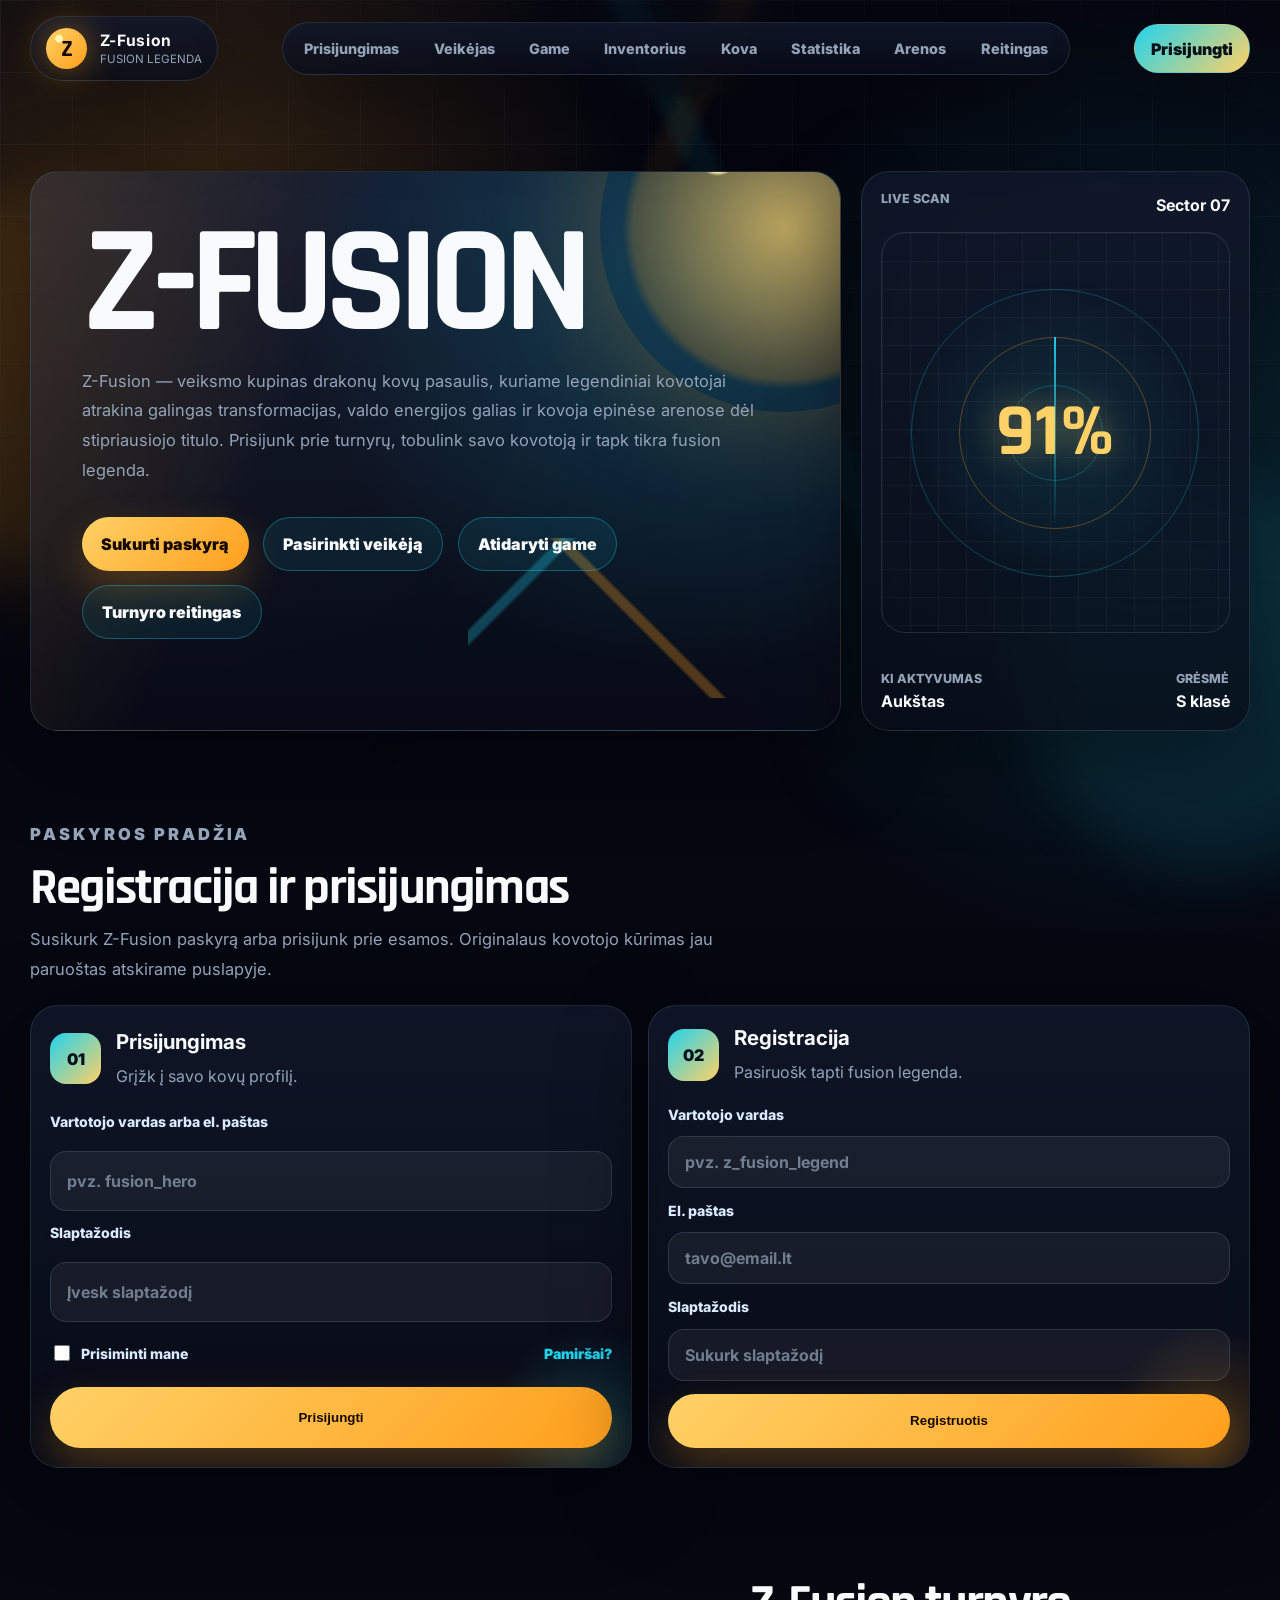
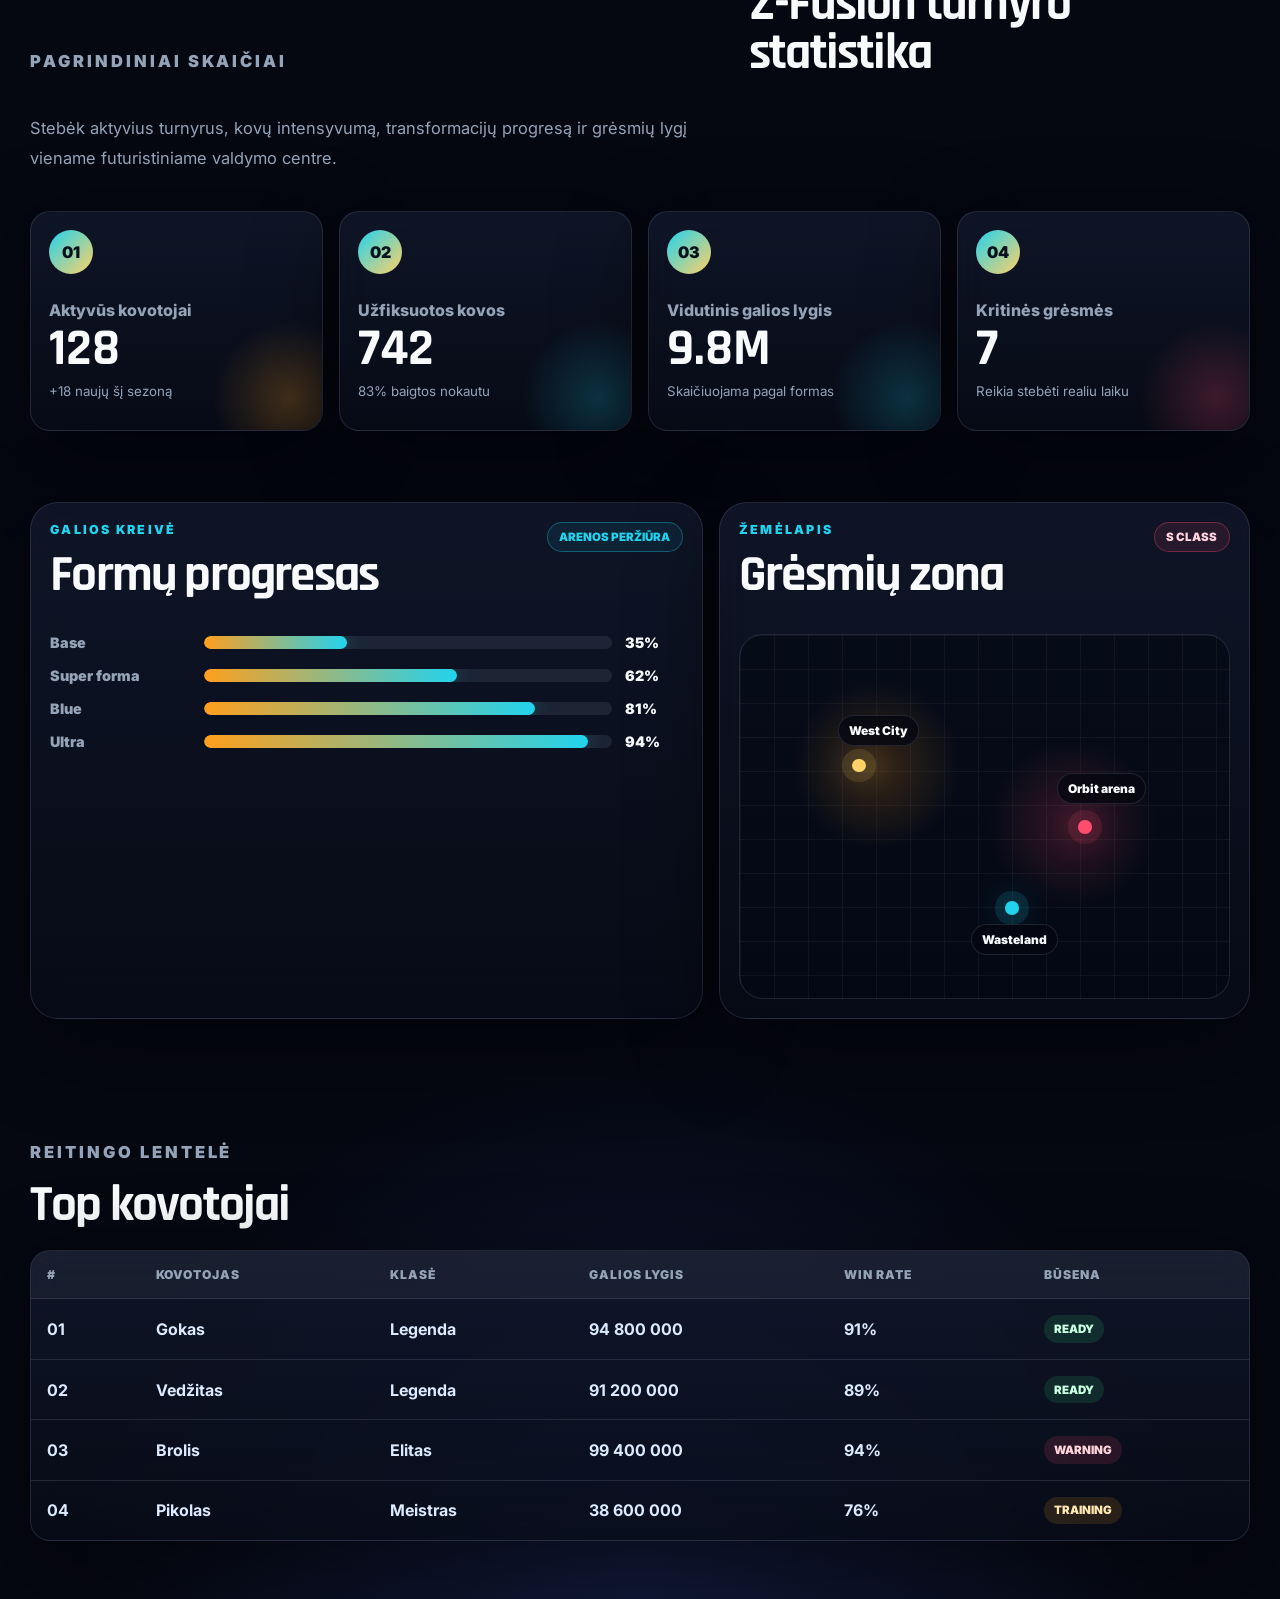
<file: index.html>
<!DOCTYPE html>
<html lang="lt">
<head>
  <meta charset="UTF-8">
  <meta name="viewport" content="width=device-width, initial-scale=1.0">
  <title>Z-Fusion</title>
  <link rel="preconnect" href="https://fonts.googleapis.com">
  <link rel="preconnect" href="https://fonts.gstatic.com" crossorigin>
  <link href="https://fonts.googleapis.com/css2?family=Inter:wght@400;500;600;700;800;900&family=Rajdhani:wght@500;600;700&display=swap" rel="stylesheet">
  <link rel="stylesheet" href="styles.css">
  <script src="script.js" defer></script>
</head>
<body>
  <div class="background-grid" aria-hidden="true"></div>
  <div class="energy-cloud energy-cloud-one" aria-hidden="true"></div>
  <div class="energy-cloud energy-cloud-two" aria-hidden="true"></div>

  <header class="topbar">
    <a class="brand" href="#top" aria-label="Z-Fusion pradžia">
      <span class="brand-mark">Z</span>
      <span>
        <strong>Z-Fusion</strong>
        <small>Fusion legenda</small>
      </span>
    </a>

    <nav class="nav" aria-label="Pagrindinė navigacija">
      <a href="#auth">Prisijungimas</a>
      <a href="character.html">Veikėjas</a>
      <a href="game.html">Game</a>
      <a href="inventory.html">Inventorius</a>
      <a href="fight.html">Kova</a>
      <a href="#stats">Statistika</a>
      <a href="#arena">Arenos</a>
      <a href="#ranking">Reitingas</a>
    </nav>

    <a class="topbar-action" href="#auth">Prisijungti</a>
  </header>

  <main id="top">
    <section class="hero-shell">
      <div class="hero-copy">
        <h1>Z-Fusion</h1>
        <p class="hero-text">
          Z-Fusion — veiksmo kupinas drakonų kovų pasaulis, kuriame legendiniai
          kovotojai atrakina galingas transformacijas, valdo energijos galias ir
          kovoja epinėse arenose dėl stipriausiojo titulo. Prisijunk prie
          turnyrų, tobulink savo kovotoją ir tapk tikra fusion legenda.
        </p>

        <div class="hero-actions">
          <a class="button button-primary" href="#auth">Sukurti paskyrą</a>
          <a class="button button-ghost" href="character.html">Pasirinkti veikėją</a>
          <a class="button button-ghost" href="game.html">Atidaryti game</a>
          <a class="button button-ghost" href="#ranking">Turnyro reitingas</a>
        </div>
      </div>

      <aside class="scanner-card" aria-label="Aktyvios kovos skeneris">
        <div class="scanner-header">
          <span>Live scan</span>
          <strong>Sector 07</strong>
        </div>

        <div class="scanner-core">
          <div class="radar-ring ring-one"></div>
          <div class="radar-ring ring-two"></div>
          <div class="radar-ring ring-three"></div>
          <span class="scanner-value">91%</span>
        </div>

        <div class="scanner-meta">
          <div>
            <span>Ki aktyvumas</span>
            <strong>Aukštas</strong>
          </div>
          <div>
            <span>Grėsmė</span>
            <strong>S klasė</strong>
          </div>
        </div>
      </aside>
    </section>

    <section id="auth" class="auth-section">
      <div class="section-title compact">
        <p class="label">Paskyros pradžia</p>
        <h2>Registracija ir prisijungimas</h2>
        <p>
          Susikurk Z-Fusion paskyrą arba prisijunk prie esamos. Originalaus
          kovotojo kūrimas jau paruoštas atskirame puslapyje.
        </p>
      </div>

      <div class="auth-grid">
        <form class="auth-card" action="#" method="post">
          <div class="form-heading">
            <span class="form-icon">01</span>
            <div>
              <h3>Prisijungimas</h3>
              <p>Grįžk į savo kovų profilį.</p>
            </div>
          </div>

          <label for="login-name">Vartotojo vardas arba el. paštas</label>
          <input id="login-name" name="login-name" type="text" placeholder="pvz. fusion_hero" autocomplete="username">

          <label for="login-password">Slaptažodis</label>
          <input id="login-password" name="login-password" type="password" placeholder="Įvesk slaptažodį" autocomplete="current-password">

          <div class="form-row">
            <label class="check-option">
              <input type="checkbox" name="remember">
              <span>Prisiminti mane</span>
            </label>
            <a href="#auth">Pamiršai?</a>
          </div>

          <button class="button button-primary" type="submit">Prisijungti</button>
        </form>

        <form class="auth-card auth-card-accent" action="#" method="post">
          <div class="form-heading">
            <span class="form-icon">02</span>
            <div>
              <h3>Registracija</h3>
              <p>Pasiruošk tapti fusion legenda.</p>
            </div>
          </div>

          <label for="register-name">Vartotojo vardas</label>
          <input id="register-name" name="register-name" type="text" placeholder="pvz. z_fusion_legend" autocomplete="username">

          <label for="register-email">El. paštas</label>
          <input id="register-email" name="register-email" type="email" placeholder="tavo@email.lt" autocomplete="email">

          <label for="register-password">Slaptažodis</label>
          <input id="register-password" name="register-password" type="password" placeholder="Sukurk slaptažodį" autocomplete="new-password">

          <button class="button button-primary" type="submit">Registruotis</button>
        </form>
      </div>
    </section>

    <section id="stats" class="panel-section">
      <div class="section-title">
        <p class="label">Pagrindiniai skaičiai</p>
        <h2>Z-Fusion turnyro statistika</h2>
        <p>
          Stebėk aktyvius turnyrus, kovų intensyvumą, transformacijų progresą
          ir grėsmių lygį viename futuristiniame valdymo centre.
        </p>
      </div>

      <div class="stats-grid">
        <article class="stat-card highlight">
          <span class="stat-icon">01</span>
          <p>Aktyvūs kovotojai</p>
          <strong>128</strong>
          <small>+18 naujų šį sezoną</small>
        </article>

        <article class="stat-card">
          <span class="stat-icon">02</span>
          <p>Užfiksuotos kovos</p>
          <strong>742</strong>
          <small>83% baigtos nokautu</small>
        </article>

        <article class="stat-card">
          <span class="stat-icon">03</span>
          <p>Vidutinis galios lygis</p>
          <strong>9.8M</strong>
          <small>Skaičiuojama pagal formas</small>
        </article>

        <article class="stat-card danger">
          <span class="stat-icon">04</span>
          <p>Kritinės grėsmės</p>
          <strong>7</strong>
          <small>Reikia stebėti realiu laiku</small>
        </article>
      </div>
    </section>

    <section id="arena" class="analytics-layout">
      <article class="analytics-card power-chart">
        <div class="card-heading">
          <div>
            <p class="label">Galios kreivė</p>
            <h2>Formų progresas</h2>
          </div>
          <span class="pill">Arenos peržiūra</span>
        </div>

        <div class="chart-bars" aria-label="Kovotojų formų galios grafikas">
          <div class="bar-row">
            <span>Base</span>
            <div class="bar-track"><span style="--value: 35%"></span></div>
            <strong>35%</strong>
          </div>
          <div class="bar-row">
            <span>Super forma</span>
            <div class="bar-track"><span style="--value: 62%"></span></div>
            <strong>62%</strong>
          </div>
          <div class="bar-row">
            <span>Blue</span>
            <div class="bar-track"><span style="--value: 81%"></span></div>
            <strong>81%</strong>
          </div>
          <div class="bar-row">
            <span>Ultra</span>
            <div class="bar-track"><span style="--value: 94%"></span></div>
            <strong>94%</strong>
          </div>
        </div>
      </article>

      <article class="analytics-card threat-map">
        <div class="card-heading">
          <div>
            <p class="label">Žemėlapis</p>
            <h2>Grėsmių zona</h2>
          </div>
          <span class="pill pill-red">S class</span>
        </div>

        <div class="map-shell" aria-label="Statinis grėsmių zonų vaizdas">
          <span class="zone zone-one"></span>
          <span class="zone zone-two"></span>
          <span class="zone zone-three"></span>
          <span class="zone-label label-one">West City</span>
          <span class="zone-label label-two">Orbit arena</span>
          <span class="zone-label label-three">Wasteland</span>
        </div>
      </article>
    </section>

    <section id="ranking" class="panel-section">
      <div class="section-title compact">
        <p class="label">Reitingo lentelė</p>
        <h2>Top kovotojai</h2>
      </div>

      <div class="table-card">
        <table>
          <thead>
            <tr>
              <th>#</th>
              <th>Kovotojas</th>
              <th>Klasė</th>
              <th>Galios lygis</th>
              <th>Win rate</th>
              <th>Būsena</th>
            </tr>
          </thead>
          <tbody>
            <tr>
              <td>01</td>
              <td>Gokas</td>
              <td>Legenda</td>
              <td>94 800 000</td>
              <td>91%</td>
              <td><span class="status online">Ready</span></td>
            </tr>
            <tr>
              <td>02</td>
              <td>Vedžitas</td>
              <td>Legenda</td>
              <td>91 200 000</td>
              <td>89%</td>
              <td><span class="status online">Ready</span></td>
            </tr>
            <tr>
              <td>03</td>
              <td>Brolis</td>
              <td>Elitas</td>
              <td>99 400 000</td>
              <td>94%</td>
              <td><span class="status danger">Warning</span></td>
            </tr>
            <tr>
              <td>04</td>
              <td>Pikolas</td>
              <td>Meistras</td>
              <td>38 600 000</td>
              <td>76%</td>
              <td><span class="status idle">Training</span></td>
            </tr>
          </tbody>
        </table>
      </div>
    </section>
  </main>
</body>
</html>
</file>
<file: styles.css>
:root {
  --bg: #050711;
  --panel: rgba(12, 18, 34, 0.82);
  --line: rgba(148, 163, 184, 0.18);
  --text: #f8fafc;
  --muted: #94a3b8;
  --orange: #ff9f1c;
  --gold: #ffd166;
  --cyan: #22d3ee;
  --blue: #4976ff;
  --red: #ff4d6d;
  --green: #31e981;
  --shadow: 0 24px 90px rgba(0, 0, 0, 0.46);
  --radius-lg: 28px;
  --radius-md: 20px;
}

* {
  box-sizing: border-box;
}

html {
  scroll-behavior: smooth;
}

body {
  min-height: 100vh;
  margin: 0;
  color: var(--text);
  font-family: "Inter", Arial, sans-serif;
  background:
    radial-gradient(circle at 15% 8%, rgba(255, 159, 28, 0.22), transparent 28rem),
    radial-gradient(circle at 90% 15%, rgba(34, 211, 238, 0.16), transparent 30rem),
    radial-gradient(circle at 50% 100%, rgba(73, 118, 255, 0.16), transparent 35rem),
    var(--bg);
  overflow-x: hidden;
}

body::selection {
  color: #0b1020;
  background: var(--gold);
}

a {
  color: inherit;
  text-decoration: none;
}

table {
  width: 100%;
  border-collapse: collapse;
}

.background-grid {
  position: fixed;
  inset: 0;
  z-index: -3;
  background-image:
    linear-gradient(rgba(255, 255, 255, 0.04) 1px, transparent 1px),
    linear-gradient(90deg, rgba(255, 255, 255, 0.04) 1px, transparent 1px);
  background-size: 72px 72px;
  mask-image: linear-gradient(to bottom, #000 0%, transparent 88%);
}

.background-grid::after {
  position: absolute;
  inset: 0;
  content: "";
  background:
    linear-gradient(115deg, transparent 0 42%, rgba(255, 159, 28, 0.08) 43% 44%, transparent 45% 100%),
    linear-gradient(65deg, transparent 0 60%, rgba(34, 211, 238, 0.09) 61% 62%, transparent 63% 100%);
}

.energy-cloud {
  position: fixed;
  z-index: -2;
  width: 24rem;
  height: 24rem;
  border-radius: 999px;
  filter: blur(32px);
  opacity: 0.54;
  pointer-events: none;
}

.energy-cloud-one {
  top: 12rem;
  left: -9rem;
  background: rgba(255, 159, 28, 0.24);
}

.energy-cloud-two {
  right: -8rem;
  bottom: 2rem;
  background: rgba(34, 211, 238, 0.2);
}

.topbar {
  position: sticky;
  top: 0;
  z-index: 20;
  display: grid;
  grid-template-columns: auto 1fr auto;
  gap: 1rem;
  align-items: center;
  width: min(1220px, calc(100% - 2rem));
  margin: 0 auto;
  padding: 1rem 0;
  backdrop-filter: blur(24px);
}

.brand,
.nav,
.topbar-action,
.scanner-card,
.stat-card,
.analytics-card,
.auth-card,
.mentor-card,
.builder-form,
.builder-panel,
.gender-card,
.live-preview,
.player-status-panel,
.next-action-card,
.game-card,
.bottom-chat,
.inventory-player-chip,
.equipment-panel,
.inventory-bag,
.equipment-slot,
.quick-slot,
.bag-item,
.combatant-card,
.fight-actions-panel,
.battle-log-panel,
.fight-action,
.table-card {
  border: 1px solid var(--line);
  background: linear-gradient(180deg, rgba(17, 24, 43, 0.84), rgba(8, 12, 24, 0.76));
  box-shadow: var(--shadow);
  backdrop-filter: blur(18px);
}

.brand {
  display: inline-flex;
  align-items: center;
  gap: 0.8rem;
  padding: 0.7rem 0.95rem;
  border-radius: 999px;
}

.brand-mark {
  display: grid;
  width: 2.55rem;
  height: 2.55rem;
  place-items: center;
  color: #160800;
  font-family: "Rajdhani", "Inter", sans-serif;
  font-size: 1.45rem;
  font-weight: 700;
  background:
    radial-gradient(circle at 32% 26%, #fff5b5 0 9%, transparent 10%),
    linear-gradient(135deg, var(--gold), var(--orange));
  border-radius: 50%;
  box-shadow: 0 0 34px rgba(255, 159, 28, 0.5);
}

.brand strong,
.brand small {
  display: block;
}

.brand strong {
  font-size: 0.98rem;
  letter-spacing: 0.04em;
}

.brand small {
  margin-top: 0.1rem;
  color: var(--muted);
  font-size: 0.72rem;
  text-transform: uppercase;
}

.nav {
  justify-self: center;
  display: flex;
  gap: 0.25rem;
  padding: 0.35rem;
  border-radius: 999px;
}

.nav a {
  padding: 0.72rem 0.95rem;
  color: var(--muted);
  font-size: 0.9rem;
  font-weight: 800;
  border-radius: 999px;
  transition: 180ms ease;
}

.nav a:hover,
.nav a:focus-visible {
  color: var(--text);
  background: rgba(255, 255, 255, 0.08);
}

.topbar-action {
  padding: 0.82rem 1rem;
  color: #05101a;
  font-weight: 900;
  background: linear-gradient(135deg, var(--cyan), var(--gold));
  border-radius: 999px;
}

.hero-shell,
.auth-section,
.character-hero,
.creator-shell,
.game-shell,
.inventory-shell,
.fight-shell,
.panel-section,
.analytics-layout {
  width: min(1220px, calc(100% - 2rem));
  margin: 0 auto;
}

.hero-shell {
  display: grid;
  grid-template-columns: minmax(0, 1fr) minmax(340px, 0.48fr);
  gap: 1.25rem;
  align-items: stretch;
  padding: 4.6rem 0 3rem;
}

.hero-copy {
  position: relative;
  min-height: 35rem;
  padding: clamp(1.35rem, 4vw, 3.2rem);
  overflow: hidden;
  border: 1px solid var(--line);
  background:
    linear-gradient(115deg, rgba(255, 159, 28, 0.16), transparent 34%),
    radial-gradient(circle at 82% 18%, rgba(34, 211, 238, 0.22), transparent 25rem),
    linear-gradient(180deg, rgba(18, 27, 50, 0.94), rgba(8, 12, 24, 0.78));
  border-radius: var(--radius-lg);
  box-shadow: var(--shadow);
}

.hero-copy::before {
  position: absolute;
  top: -8rem;
  right: -8rem;
  width: 23rem;
  height: 23rem;
  content: "";
  background:
    radial-gradient(circle at 32% 30%, #fff1a8 0 5%, transparent 6%),
    radial-gradient(circle, rgba(255, 209, 102, 0.7), rgba(255, 159, 28, 0.22) 58%, transparent 62%);
  border-radius: 50%;
  box-shadow: 0 0 120px rgba(255, 159, 28, 0.26);
}

.hero-copy::after {
  position: absolute;
  right: 2rem;
  bottom: 2rem;
  width: 42%;
  height: 10rem;
  content: "";
  background:
    linear-gradient(135deg, transparent 0 18%, rgba(34, 211, 238, 0.35) 19% 21%, transparent 22% 100%),
    linear-gradient(45deg, transparent 0 48%, rgba(255, 159, 28, 0.38) 49% 51%, transparent 52% 100%);
  opacity: 0.8;
}

.label {
  margin: 0 0 0.85rem;
  color: var(--cyan);
  font-size: 0.78rem;
  font-weight: 900;
  letter-spacing: 0.18em;
  text-transform: uppercase;
}

h1,
h2,
h3,
p {
  margin-top: 0;
}

h1,
h2,
h3 {
  color: var(--text);
}

h1 {
  position: relative;
  z-index: 1;
  max-width: 860px;
  margin-bottom: 1.2rem;
  font-family: "Rajdhani", "Inter", sans-serif;
  font-size: clamp(4.6rem, 12vw, 9.5rem);
  font-weight: 700;
  letter-spacing: -0.06em;
  line-height: 0.82;
  text-transform: uppercase;
}

h2 {
  margin-bottom: 0.8rem;
  font-family: "Rajdhani", "Inter", sans-serif;
  font-size: clamp(2rem, 4vw, 3.9rem);
  font-weight: 700;
  letter-spacing: -0.035em;
  line-height: 0.95;
}

h3 {
  margin-bottom: 0.6rem;
  font-size: 1.28rem;
}

.hero-text,
.section-title p {
  position: relative;
  z-index: 1;
  max-width: 780px;
  color: var(--muted);
  font-size: 1.03rem;
  line-height: 1.8;
}

.hero-actions {
  position: relative;
  z-index: 1;
  display: flex;
  flex-wrap: wrap;
  gap: 0.9rem;
  margin-top: 2rem;
}

.button {
  display: inline-flex;
  align-items: center;
  justify-content: center;
  min-height: 3.35rem;
  padding: 0 1.2rem;
  font-weight: 900;
  border-radius: 999px;
  transition: 180ms ease;
}

.button:hover,
.button:focus-visible {
  transform: translateY(-3px);
}

.button-primary {
  color: #140700;
  background: linear-gradient(135deg, var(--gold), var(--orange));
  box-shadow: 0 18px 40px rgba(255, 159, 28, 0.26);
}

.button-ghost {
  color: var(--text);
  border: 1px solid rgba(34, 211, 238, 0.34);
  background: rgba(34, 211, 238, 0.08);
}

.scanner-card {
  display: grid;
  min-height: 35rem;
  padding: 1.2rem;
  border-radius: var(--radius-lg);
}

.scanner-header,
.scanner-meta {
  display: flex;
  justify-content: space-between;
  gap: 1rem;
}

.scanner-header span,
.scanner-meta span {
  color: var(--muted);
  font-size: 0.78rem;
  font-weight: 800;
  text-transform: uppercase;
}

.scanner-header strong,
.scanner-meta strong {
  display: block;
  margin-top: 0.25rem;
}

.scanner-core {
  position: relative;
  display: grid;
  min-height: 24rem;
  place-items: center;
  overflow: hidden;
  background:
    radial-gradient(circle, rgba(34, 211, 238, 0.12), transparent 58%),
    linear-gradient(rgba(255, 255, 255, 0.04) 1px, transparent 1px),
    linear-gradient(90deg, rgba(255, 255, 255, 0.04) 1px, transparent 1px);
  background-size: auto, 28px 28px, 28px 28px;
  border: 1px solid var(--line);
  border-radius: 24px;
}

.scanner-core::after {
  position: absolute;
  width: 2px;
  height: 48%;
  content: "";
  background: linear-gradient(to bottom, rgba(34, 211, 238, 0.95), transparent);
  transform-origin: bottom;
  animation: scan 5s linear infinite;
}

.radar-ring {
  position: absolute;
  border: 1px solid rgba(34, 211, 238, 0.26);
  border-radius: 50%;
}

.ring-one {
  width: 18rem;
  height: 18rem;
}

.ring-two {
  width: 12rem;
  height: 12rem;
  border-color: rgba(255, 159, 28, 0.32);
}

.ring-three {
  width: 6rem;
  height: 6rem;
}

.scanner-value {
  position: relative;
  z-index: 1;
  color: var(--gold);
  font-family: "Rajdhani", "Inter", sans-serif;
  font-size: 4.6rem;
  font-weight: 700;
  text-shadow: 0 0 34px rgba(255, 209, 102, 0.42);
}

.scanner-meta {
  align-items: end;
  padding-top: 1rem;
}

.auth-section {
  padding: 2.6rem 0 3.4rem;
}

.auth-grid {
  display: grid;
  grid-template-columns: repeat(2, minmax(0, 1fr));
  gap: 1rem;
}

.auth-card {
  position: relative;
  display: grid;
  gap: 0.85rem;
  padding: 1.2rem;
  overflow: hidden;
  border-radius: var(--radius-lg);
}

.auth-card::after {
  position: absolute;
  right: -4rem;
  bottom: -4rem;
  width: 13rem;
  height: 13rem;
  content: "";
  background: radial-gradient(circle, rgba(34, 211, 238, 0.18), transparent 68%);
  border-radius: 50%;
  pointer-events: none;
}

.auth-card-accent::after {
  background: radial-gradient(circle, rgba(255, 159, 28, 0.22), transparent 68%);
}

.form-heading {
  position: relative;
  z-index: 1;
  display: flex;
  gap: 0.9rem;
  align-items: center;
  margin-bottom: 0.45rem;
}

.form-heading p {
  margin: 0;
  color: var(--muted);
  line-height: 1.55;
}

.form-icon {
  display: grid;
  width: 3.2rem;
  height: 3.2rem;
  flex: 0 0 auto;
  place-items: center;
  color: #07111f;
  font-weight: 900;
  background: linear-gradient(135deg, var(--cyan), var(--gold));
  border-radius: 1rem;
}

.auth-card label {
  position: relative;
  z-index: 1;
  color: #dbeafe;
  font-size: 0.88rem;
  font-weight: 800;
}

.auth-card input[type="text"],
.auth-card input[type="email"],
.auth-card input[type="password"],
.builder-form input[type="text"] {
  position: relative;
  z-index: 1;
  width: 100%;
  min-height: 3.25rem;
  padding: 0 1rem;
  color: var(--text);
  font: inherit;
  font-weight: 700;
  outline: none;
  background: rgba(255, 255, 255, 0.055);
  border: 1px solid rgba(148, 163, 184, 0.2);
  border-radius: 16px;
  transition: 180ms ease;
}

.auth-card input::placeholder {
  color: rgba(148, 163, 184, 0.72);
}

.auth-card input:focus,
.builder-form input:focus {
  border-color: rgba(34, 211, 238, 0.72);
  box-shadow: 0 0 0 4px rgba(34, 211, 238, 0.12);
}

.form-row {
  position: relative;
  z-index: 1;
  display: flex;
  flex-wrap: wrap;
  justify-content: space-between;
  gap: 0.8rem;
  align-items: center;
  margin: 0.2rem 0 0.3rem;
}

.form-row a {
  color: var(--cyan);
  font-size: 0.88rem;
  font-weight: 900;
}

.check-option {
  display: inline-flex;
  gap: 0.5rem;
  align-items: center;
  color: var(--muted);
  cursor: pointer;
}

.check-option input {
  width: 1rem;
  height: 1rem;
  accent-color: var(--orange);
}

.auth-card .button {
  position: relative;
  z-index: 1;
  width: 100%;
  border: 0;
  cursor: pointer;
}

.character-hero {
  display: grid;
  grid-template-columns: minmax(0, 1fr) minmax(320px, 0.46fr);
  gap: 1rem;
  align-items: stretch;
  padding: 4.6rem 0 2.8rem;
}

.character-copy,
.mentor-card,
.builder-form,
.builder-panel,
.live-preview {
  position: relative;
  overflow: hidden;
  border-radius: var(--radius-lg);
}

.character-copy {
  min-height: 29rem;
  padding: clamp(1.35rem, 4vw, 3.2rem);
  border: 1px solid var(--line);
  background:
    linear-gradient(115deg, rgba(34, 211, 238, 0.18), transparent 34%),
    radial-gradient(circle at 82% 16%, rgba(255, 159, 28, 0.24), transparent 25rem),
    linear-gradient(180deg, rgba(18, 27, 50, 0.94), rgba(8, 12, 24, 0.78));
  box-shadow: var(--shadow);
}

.character-copy::after {
  position: absolute;
  right: -6rem;
  bottom: -6rem;
  width: 22rem;
  height: 22rem;
  content: "";
  background: radial-gradient(circle, rgba(255, 209, 102, 0.35), transparent 62%);
  border-radius: 50%;
}

.character-copy p {
  position: relative;
  z-index: 1;
  max-width: 700px;
  color: var(--muted);
  font-size: 1.03rem;
  line-height: 1.8;
}

.mentor-card {
  padding: 1.2rem;
}

.mentor-card p {
  color: var(--muted);
  line-height: 1.75;
}

.creator-shell {
  display: grid;
  grid-template-columns: minmax(0, 0.95fr) minmax(340px, 0.52fr);
  gap: 1rem;
  align-items: start;
  padding: 0.6rem 0 4.4rem;
}

.gender-switch {
  position: absolute;
  opacity: 0;
  pointer-events: none;
}

.builder-form {
  display: grid;
  gap: 1rem;
  padding: 1rem;
}

.creation-steps {
  display: grid;
  grid-template-columns: repeat(3, minmax(0, 1fr));
  gap: 0.55rem;
}

.creation-steps span {
  padding: 0.72rem 0.8rem;
  color: var(--muted);
  font-size: 0.76rem;
  font-weight: 900;
  text-align: center;
  text-transform: uppercase;
  background: rgba(255, 255, 255, 0.045);
  border: 1px solid var(--line);
  border-radius: 999px;
}

.creation-steps .active {
  color: #07111f;
  background: linear-gradient(135deg, var(--gold), var(--orange));
}

.builder-panel {
  padding: 1.1rem;
}

.form-grid,
.gender-grid,
.points-grid {
  display: grid;
  gap: 0.85rem;
}

.form-grid {
  grid-template-columns: 1fr;
}

.registered-name-card {
  padding: 1rem;
  background: rgba(255, 255, 255, 0.045);
  border: 1px solid var(--line);
  border-radius: 18px;
}

.registered-name-card span,
.registered-name-card small {
  display: block;
  color: var(--muted);
  line-height: 1.5;
}

.registered-name-card span {
  margin-bottom: 0.25rem;
  font-size: 0.78rem;
  font-weight: 900;
  letter-spacing: 0.08em;
  text-transform: uppercase;
}

.registered-name-card strong {
  display: block;
  margin-bottom: 0.2rem;
  color: var(--text);
  font-size: 1.35rem;
}

.builder-form label {
  color: #dbeafe;
  font-size: 0.88rem;
  font-weight: 800;
}

.form-grid label,
.form-grid input {
  display: block;
}

.form-grid label {
  margin-bottom: 0.45rem;
}

.gender-grid {
  grid-template-columns: repeat(2, minmax(0, 1fr));
  margin-top: 1rem;
}

.gender-card {
  position: relative;
  display: grid;
  gap: 0.35rem;
  padding: 1rem;
  overflow: hidden;
  border-radius: 18px;
  cursor: pointer;
  transition: 180ms ease;
}

.gender-card:hover,
.gender-card:focus-visible {
  transform: translateY(-3px);
  border-color: rgba(34, 211, 238, 0.5);
}

.gender-card strong {
  position: relative;
  z-index: 1;
}

.gender-card strong {
  font-size: 1.45rem;
}

.gender-card::after {
  position: absolute;
  right: -3.5rem;
  bottom: -3.5rem;
  width: 10rem;
  height: 10rem;
  content: "";
  background: radial-gradient(circle, rgba(34, 211, 238, 0.18), transparent 68%);
  border-radius: 50%;
}

.female-card::after {
  background: radial-gradient(circle, rgba(255, 77, 109, 0.2), transparent 68%);
}

#gender-male:checked ~ .builder-form .male-card,
#gender-female:checked ~ .builder-form .female-card {
  border-color: rgba(255, 209, 102, 0.72);
  box-shadow: 0 24px 90px rgba(255, 159, 28, 0.16);
}

.point-control {
  display: grid;
  grid-template-columns: 8rem 1fr 3rem;
  gap: 0.8rem;
  align-items: center;
  padding: 0.85rem;
  background: rgba(255, 255, 255, 0.045);
  border: 1px solid var(--line);
  border-radius: 16px;
}

.point-control input {
  width: 100%;
  accent-color: var(--orange);
}

.point-control strong {
  color: var(--gold);
  text-align: right;
}

.live-preview {
  position: sticky;
  top: 6rem;
  padding: 1.2rem;
}

.silhouette-frame {
  position: relative;
  display: grid;
  min-height: 25rem;
  margin-bottom: 1.2rem;
  place-items: end center;
  overflow: hidden;
  background:
    radial-gradient(circle at 50% 34%, rgba(255, 209, 102, 0.22), transparent 29%),
    linear-gradient(rgba(255, 255, 255, 0.045) 1px, transparent 1px),
    linear-gradient(90deg, rgba(255, 255, 255, 0.045) 1px, transparent 1px),
    rgba(4, 9, 20, 0.62);
  background-size: auto, 34px 34px, 34px 34px, auto;
  border: 1px solid var(--line);
  border-radius: 24px;
}

.energy-halo {
  position: absolute;
  width: 16rem;
  height: 16rem;
  background: radial-gradient(circle, rgba(255, 209, 102, 0.35), transparent 68%);
  border-radius: 50%;
  filter: blur(4px);
}

.silhouette {
  position: relative;
  z-index: 1;
  display: none;
  max-width: min(74%, 17rem);
  max-height: 23rem;
  object-fit: contain;
  filter: drop-shadow(0 0 36px rgba(255, 209, 102, 0.28));
}

#gender-male:checked ~ .live-preview .silhouette-male,
#gender-female:checked ~ .live-preview .silhouette-female {
  display: block;
}

.live-preview p {
  color: var(--muted);
  line-height: 1.7;
}

.preview-stats {
  display: grid;
  grid-template-columns: repeat(3, minmax(0, 1fr));
  gap: 0.65rem;
  margin: 1rem 0 0;
}

.preview-stats div {
  padding: 0.85rem;
  background: rgba(255, 255, 255, 0.045);
  border: 1px solid var(--line);
  border-radius: 16px;
}

.preview-stats dt {
  color: var(--muted);
  font-size: 0.72rem;
  font-weight: 900;
  text-transform: uppercase;
}

.preview-stats dd {
  margin: 0.25rem 0 0;
  font-weight: 900;
}

.game-shell {
  padding: 3.6rem 0 9rem;
}

.game-hero {
  display: grid;
  grid-template-columns: minmax(0, 1fr) minmax(320px, 0.42fr);
  gap: 1rem;
  margin-bottom: 1rem;
}

.player-status-panel,
.next-action-card,
.game-card {
  padding: 1.2rem;
  border-radius: var(--radius-lg);
}

.player-summary {
  display: grid;
  grid-template-columns: auto 1fr;
  gap: 1rem;
  align-items: center;
  margin-bottom: 1.2rem;
}

.mini-silhouette,
.chat-character {
  position: relative;
  display: grid;
  place-items: end center;
  overflow: hidden;
  background:
    radial-gradient(circle at 50% 34%, rgba(255, 209, 102, 0.24), transparent 35%),
    rgba(255, 255, 255, 0.045);
  border: 1px solid var(--line);
  border-radius: 22px;
}

.mini-silhouette {
  width: 8rem;
  height: 9rem;
}

.game-silhouette {
  max-width: 84%;
  max-height: 92%;
  object-fit: contain;
  filter: drop-shadow(0 0 28px rgba(255, 209, 102, 0.28));
}

.rank-badge {
  display: inline-flex;
  padding: 0.45rem 0.7rem;
  color: #07111f;
  font-weight: 900;
  background: linear-gradient(135deg, var(--gold), var(--orange));
  border-radius: 999px;
}

.player-name-heading {
  max-width: 100%;
  font-size: clamp(3.4rem, 7vw, 5.6rem);
  overflow-wrap: anywhere;
}

.player-name-heading.role-glow {
  background: transparent;
  box-shadow: none;
}

.player-name-heading.role-admin {
  color: #ff8fa1;
  text-shadow: 0 0 24px rgba(255, 77, 109, 0.62);
}

.player-name-heading.role-vip {
  color: var(--gold);
  text-shadow: 0 0 24px rgba(255, 209, 102, 0.68);
}

.player-name-heading.role-user {
  color: #cbd5e1;
  text-shadow: 0 0 18px rgba(148, 163, 184, 0.4);
}

.player-name-heading.role-remejas {
  color: var(--cyan);
  text-shadow: 0 0 24px rgba(34, 211, 238, 0.62);
}

.badge-row {
  display: flex;
  flex-wrap: wrap;
  gap: 0.5rem;
  align-items: center;
}

.role-badge {
  display: inline-flex;
  padding: 0.45rem 0.7rem;
  color: var(--text);
  font-weight: 900;
  border-radius: 999px;
}

.role-admin {
  background: rgba(255, 77, 109, 0.16);
  box-shadow: 0 0 18px rgba(255, 77, 109, 0.36);
}

.role-vip {
  color: #1b1200;
  background: rgba(255, 209, 102, 0.9);
  box-shadow: 0 0 18px rgba(255, 209, 102, 0.42);
}

.role-user {
  background: rgba(148, 163, 184, 0.18);
  box-shadow: 0 0 18px rgba(148, 163, 184, 0.28);
}

.role-remejas {
  background: rgba(34, 211, 238, 0.16);
  box-shadow: 0 0 18px rgba(34, 211, 238, 0.38);
}

.role-glow {
  animation: rolePulse 2.4s ease-in-out infinite;
}

.status-bars {
  display: grid;
  gap: 0.85rem;
}

.resource-row {
  display: grid;
  grid-template-columns: 5.5rem 1fr 5rem;
  gap: 0.75rem;
  align-items: center;
}

.resource-row span,
.resource-row strong {
  font-weight: 900;
}

.resource-row div {
  height: 0.85rem;
  overflow: hidden;
  background: rgba(148, 163, 184, 0.13);
  border-radius: 999px;
}

.resource-row i {
  display: block;
  width: var(--value);
  height: 100%;
  background: linear-gradient(90deg, var(--green), var(--cyan));
  border-radius: inherit;
}

.ki-row i {
  background: linear-gradient(90deg, var(--cyan), var(--blue));
}

.stamina-row i {
  background: linear-gradient(90deg, var(--gold), var(--orange));
}

.xp-row i {
  background: linear-gradient(90deg, var(--orange), var(--red));
}

.next-action-card p,
.mentor-status p {
  color: var(--muted);
  line-height: 1.7;
}

.game-grid {
  display: grid;
  grid-template-columns: repeat(2, minmax(0, 1fr));
  gap: 1rem;
  margin-bottom: 1rem;
}

.lower-grid {
  grid-template-columns: minmax(0, 0.9fr) minmax(320px, 0.62fr);
}

.quest-list,
.character-stat-list,
.locked-grid,
.inventory-grid {
  display: grid;
  gap: 0.75rem;
}

.quest-list div,
.character-stat-list div,
.locked-grid span,
.inventory-grid div {
  padding: 0.9rem;
  background: rgba(255, 255, 255, 0.045);
  border: 1px solid var(--line);
  border-radius: 16px;
}

.quest-list div {
  display: flex;
  justify-content: space-between;
  gap: 1rem;
}

.quest-list span,
.character-stat-list span,
.event-log,
.inventory-grid small {
  color: var(--muted);
}

.character-stat-list {
  grid-template-columns: repeat(2, minmax(0, 1fr));
}

.character-stat-list .total-power-stat {
  grid-column: 1 / -1;
  border-color: rgba(255, 209, 102, 0.4);
}

.character-stat-list div {
  display: flex;
  justify-content: space-between;
  gap: 1rem;
}

.character-stat-list strong {
  color: var(--gold);
}

.event-log {
  display: grid;
  gap: 0.8rem;
  margin: 0;
  padding-left: 1.2rem;
  line-height: 1.7;
}

.locked-grid {
  grid-template-columns: repeat(2, minmax(0, 1fr));
}

.locked-grid span {
  color: #ffd3db;
  font-weight: 900;
  background: rgba(255, 77, 109, 0.08);
}

.game-map {
  position: relative;
  min-height: 21rem;
  overflow: hidden;
  background:
    radial-gradient(circle at 25% 32%, rgba(255, 159, 28, 0.18), transparent 18%),
    radial-gradient(circle at 70% 60%, rgba(34, 211, 238, 0.18), transparent 22%),
    linear-gradient(rgba(255, 255, 255, 0.045) 1px, transparent 1px),
    linear-gradient(90deg, rgba(255, 255, 255, 0.045) 1px, transparent 1px),
    rgba(4, 9, 20, 0.62);
  background-size: auto, auto, 34px 34px, 34px 34px, auto;
  border: 1px solid var(--line);
  border-radius: 24px;
}

.map-node {
  position: absolute;
  padding: 0.5rem 0.75rem;
  color: var(--text);
  font-size: 0.78rem;
  font-weight: 900;
  background: rgba(5, 7, 17, 0.82);
  border: 1px solid rgba(34, 211, 238, 0.38);
  border-radius: 999px;
  box-shadow: 0 0 28px rgba(34, 211, 238, 0.18);
}

.home-node {
  top: 22%;
  left: 18%;
}

.training-node {
  top: 48%;
  left: 42%;
}

.arena-node {
  right: 18%;
  bottom: 24%;
}

.masters-node {
  top: 20%;
  right: 17%;
}

.map-node.locked {
  color: #ffd3db;
  border-color: rgba(255, 77, 109, 0.36);
}

.inventory-grid {
  grid-template-columns: repeat(2, minmax(0, 1fr));
}

.inventory-grid div {
  display: grid;
  gap: 0.35rem;
}

.inventory-grid span {
  font-size: 1.8rem;
}

.bottom-chat {
  position: fixed;
  right: 1rem;
  bottom: 1rem;
  left: 1rem;
  z-index: 30;
  display: grid;
  grid-template-columns: auto minmax(170px, 0.3fr) minmax(180px, 0.42fr) minmax(280px, 1fr);
  gap: 0.9rem;
  align-items: center;
  width: min(1220px, calc(100% - 2rem));
  margin: 0 auto;
  padding: 0.85rem;
  border-radius: 24px;
}

.chat-character {
  width: 4.6rem;
  height: 4.6rem;
  border-radius: 18px;
}

.chat-copy span,
.chat-copy p {
  color: var(--muted);
}

.chat-copy span {
  display: block;
  font-size: 0.72rem;
  font-weight: 900;
  text-transform: uppercase;
}

.chat-copy strong {
  display: block;
  margin: 0.15rem 0;
  font-size: 1.1rem;
}

.chat-copy p {
  margin: 0;
  font-size: 0.88rem;
}

.chat-feed {
  display: grid;
  max-height: 4.5rem;
  gap: 0.25rem;
  overflow: auto;
}

.chat-feed p {
  margin: 0;
  color: var(--muted);
  font-size: 0.86rem;
}

.chat-feed strong {
  color: var(--text);
}

.chat-feed span {
  color: rgba(148, 163, 184, 0.7);
  font-size: 0.76rem;
}

.chat-form {
  display: grid;
  grid-template-columns: 1fr auto;
  gap: 0.7rem;
  align-items: center;
}

.chat-form label {
  position: absolute;
  width: 1px;
  height: 1px;
  overflow: hidden;
  clip: rect(0 0 0 0);
}

.chat-form input {
  min-height: 3rem;
  padding: 0 1rem;
  color: var(--text);
  font: inherit;
  font-weight: 700;
  outline: none;
  background: rgba(255, 255, 255, 0.055);
  border: 1px solid rgba(148, 163, 184, 0.2);
  border-radius: 999px;
}

.chat-form input:focus {
  border-color: rgba(34, 211, 238, 0.72);
  box-shadow: 0 0 0 4px rgba(34, 211, 238, 0.12);
}

.chat-form .button {
  border: 0;
  cursor: pointer;
}

.flash-message {
  width: min(1220px, calc(100% - 2rem));
  margin: 1rem auto 0;
  padding: 0.9rem 1rem;
  font-weight: 900;
  border: 1px solid var(--line);
  background: rgba(34, 211, 238, 0.1);
  border-radius: 18px;
  box-shadow: var(--shadow);
}

.auth-flash {
  width: 100%;
  margin: 0 0 1rem;
}

.flash-error {
  color: #ffd3db;
  background: rgba(255, 77, 109, 0.12);
}

.flash-success {
  color: #c7ffe0;
  background: rgba(49, 233, 129, 0.12);
}

.save-character-button {
  width: 100%;
  margin-top: 1rem;
  border: 0;
  cursor: pointer;
}

.inventory-shell {
  padding: 3.6rem 0 5rem;
}

.inventory-header {
  display: grid;
  grid-template-columns: minmax(0, 1fr) minmax(240px, 0.34fr);
  gap: 1rem;
  align-items: end;
  margin-bottom: 1rem;
}

.inventory-header p {
  max-width: 720px;
  color: var(--muted);
  line-height: 1.7;
}

.inventory-player-chip {
  padding: 1rem;
  border-radius: var(--radius-md);
}

.inventory-player-chip span {
  display: block;
  color: var(--muted);
  font-size: 0.72rem;
  font-weight: 900;
  text-transform: uppercase;
}

.inventory-player-chip strong {
  display: block;
  margin-top: 0.25rem;
  font-size: 1.45rem;
}

.inventory-layout {
  display: grid;
  grid-template-columns: minmax(420px, 0.92fr) minmax(340px, 0.72fr);
  gap: 1rem;
  align-items: start;
}

.equipment-panel,
.inventory-bag {
  padding: 1.2rem;
  border-radius: var(--radius-lg);
}

.equipment-stage {
  position: relative;
  min-height: 39rem;
  margin-bottom: 1rem;
  background:
    radial-gradient(circle at 50% 42%, rgba(255, 209, 102, 0.2), transparent 28%),
    linear-gradient(rgba(255, 255, 255, 0.045) 1px, transparent 1px),
    linear-gradient(90deg, rgba(255, 255, 255, 0.045) 1px, transparent 1px),
    rgba(4, 9, 20, 0.62);
  background-size: auto, 34px 34px, 34px 34px, auto;
  border: 1px solid var(--line);
  border-radius: 24px;
}

.inventory-silhouette {
  position: absolute;
  inset: 5rem 30% 2rem 30%;
  display: grid;
  place-items: end center;
  overflow: hidden;
  pointer-events: none;
}

.equipment-slot,
.quick-slot {
  min-height: 6.4rem;
  padding: 0.75rem;
  border-radius: 18px;
  transition: 180ms ease;
}

.equipment-slot {
  position: absolute;
  width: 10.5rem;
}

.equipment-slot span,
.quick-slot span {
  display: block;
  color: var(--muted);
  font-size: 0.72rem;
  font-weight: 900;
  text-transform: uppercase;
}

.equipment-slot strong,
.quick-slot strong {
  display: block;
  margin-top: 0.25rem;
}

.head-slot {
  top: 1rem;
  left: 50%;
  transform: translateX(-50%);
}

.clothes-slot {
  top: 11rem;
  right: 1rem;
}

.bracelet-slot {
  top: 11rem;
  left: 1rem;
}

.wraps-slot {
  bottom: 9.5rem;
  left: 1rem;
}

.boots-slot {
  right: 1rem;
  bottom: 9.5rem;
}

.drop-slot.is-over {
  border-color: rgba(255, 209, 102, 0.8);
  box-shadow: 0 0 0 4px rgba(255, 209, 102, 0.12), var(--shadow);
}

.quick-slots {
  display: grid;
  grid-template-columns: repeat(3, minmax(0, 1fr));
  gap: 0.75rem;
}

.bag-grid {
  display: grid;
  grid-template-columns: repeat(2, minmax(0, 1fr));
  gap: 0.75rem;
}

.bag-item {
  position: relative;
  display: grid;
  gap: 0.45rem;
  min-height: 9.5rem;
  padding: 0.85rem;
  color: var(--text);
  font: inherit;
  text-align: left;
  border-radius: 18px;
  cursor: grab;
  transition: 180ms ease;
}

.bag-item:active {
  cursor: grabbing;
}

.bag-item:hover,
.bag-item:focus-visible {
  transform: translateY(-3px);
  border-color: rgba(34, 211, 238, 0.5);
}

.bag-item.is-dragging {
  opacity: 0.55;
}

.bag-item small {
  color: var(--muted);
}

.item-quantity {
  position: absolute;
  top: 0.7rem;
  right: 0.7rem;
  z-index: 2;
  display: inline-flex;
  min-width: 2.2rem;
  min-height: 2.2rem;
  align-items: center;
  justify-content: center;
  color: #07111f;
  font-size: 0.82rem;
  font-weight: 900;
  background: linear-gradient(135deg, var(--gold), var(--orange));
  border-radius: 999px;
  box-shadow: 0 0 22px rgba(255, 159, 28, 0.28);
}

.item-photo {
  display: grid;
  width: 3.4rem;
  height: 3.4rem;
  place-items: center;
  color: #07111f;
  font-family: "Rajdhani", "Inter", sans-serif;
  font-size: 1.3rem;
  font-weight: 700;
  background: linear-gradient(135deg, var(--gold), var(--orange));
  border-radius: 1rem;
  box-shadow: 0 0 28px rgba(255, 159, 28, 0.24);
}

.clothes-photo,
.ki-photo {
  background: linear-gradient(135deg, var(--cyan), var(--blue));
}

.bracelet-photo,
.health-photo {
  background: linear-gradient(135deg, #ff9ac1, var(--red));
}

.wraps-photo,
.bean-photo {
  background: linear-gradient(135deg, var(--green), var(--cyan));
}

.is-equipped {
  min-height: auto;
  padding: 0;
  background: transparent;
  border: 0;
  box-shadow: none;
  cursor: default;
}

.is-equipped .item-photo {
  width: 2.7rem;
  height: 2.7rem;
}

.inventory-hint {
  margin: 1rem 0 0;
  color: var(--muted);
  line-height: 1.7;
}

.fight-shell {
  padding: 3.6rem 0 5rem;
}

.fight-header {
  display: grid;
  grid-template-columns: minmax(0, 1fr) auto;
  gap: 1rem;
  align-items: end;
  margin-bottom: 1rem;
}

.fight-header p {
  max-width: 760px;
  color: var(--muted);
  line-height: 1.7;
}

.fight-header .button {
  border: 0;
  cursor: pointer;
}

.fight-arena {
  display: grid;
  grid-template-columns: minmax(0, 1fr) auto minmax(0, 1fr);
  gap: 1rem;
  align-items: center;
  margin-bottom: 1rem;
}

.combatant-card,
.fight-actions-panel,
.battle-log-panel {
  padding: 1.2rem;
  border-radius: var(--radius-lg);
}

.combatant-top {
  display: grid;
  grid-template-columns: auto 1fr;
  gap: 1rem;
  align-items: center;
  margin-bottom: 1.2rem;
}

.npc-top {
  grid-template-columns: 1fr auto;
  text-align: right;
}

.combatant-silhouette,
.npc-avatar {
  display: grid;
  width: 8.5rem;
  height: 9.5rem;
  place-items: end center;
  overflow: hidden;
  background:
    radial-gradient(circle at 50% 34%, rgba(255, 209, 102, 0.24), transparent 35%),
    rgba(255, 255, 255, 0.045);
  border: 1px solid var(--line);
  border-radius: 22px;
}

.npc-avatar {
  place-items: center;
  color: #07111f;
  font-family: "Rajdhani", "Inter", sans-serif;
  font-size: 2.2rem;
  font-weight: 700;
  background: linear-gradient(135deg, var(--cyan), var(--blue));
}

.fight-bars {
  display: grid;
  gap: 0.85rem;
}

.fight-bar {
  display: grid;
  grid-template-columns: 5.5rem 1fr 5rem;
  gap: 0.75rem;
  align-items: center;
}

.fight-bar span,
.fight-bar strong {
  font-weight: 900;
}

.fight-bar div {
  height: 0.85rem;
  overflow: hidden;
  background: rgba(148, 163, 184, 0.13);
  border-radius: 999px;
}

.fight-bar i {
  display: block;
  width: var(--value);
  height: 100%;
  background: linear-gradient(90deg, var(--green), var(--cyan));
  border-radius: inherit;
  transition: width 180ms ease;
}

.versus-core {
  display: grid;
  width: 6rem;
  height: 6rem;
  place-items: center;
  color: #07111f;
  font-family: "Rajdhani", "Inter", sans-serif;
  font-size: 2.6rem;
  font-weight: 700;
  background: radial-gradient(circle, #fffad0, var(--gold) 45%, var(--orange));
  border-radius: 50%;
  box-shadow: 0 0 54px rgba(255, 209, 102, 0.42);
}

.fight-control-grid {
  display: grid;
  grid-template-columns: minmax(0, 0.75fr) minmax(360px, 0.62fr);
  gap: 1rem;
}

.fight-actions {
  display: grid;
  grid-template-columns: repeat(2, minmax(0, 1fr));
  gap: 0.75rem;
}

.fight-action {
  min-height: 6.6rem;
  padding: 0.9rem;
  color: var(--text);
  font: inherit;
  text-align: left;
  border-radius: 18px;
  cursor: pointer;
  transition: 180ms ease;
}

.fight-action:hover,
.fight-action:focus-visible {
  transform: translateY(-3px);
  border-color: rgba(34, 211, 238, 0.5);
}

.fight-action:disabled {
  cursor: not-allowed;
  opacity: 0.5;
  transform: none;
}

.fight-action strong,
.fight-action small {
  display: block;
}

.fight-action small {
  margin-top: 0.35rem;
  color: var(--muted);
  line-height: 1.5;
}

.battle-log {
  display: grid;
  max-height: 24rem;
  gap: 0.75rem;
  margin: 0;
  padding-left: 1.2rem;
  overflow: auto;
  color: var(--muted);
  line-height: 1.7;
}

.panel-section {
  padding: 3.6rem 0;
}

.section-title {
  display: grid;
  grid-template-columns: minmax(0, 0.86fr) minmax(280px, 0.62fr);
  gap: 1.5rem;
  align-items: end;
  margin-bottom: 1.3rem;
}

.section-title.compact {
  display: block;
  max-width: 760px;
}

.stats-grid {
  display: grid;
  grid-template-columns: repeat(4, minmax(0, 1fr));
  gap: 1rem;
}

.stat-card {
  position: relative;
  min-height: 13.8rem;
  padding: 1.15rem;
  overflow: hidden;
  border-radius: var(--radius-md);
}

.stat-card::after {
  position: absolute;
  right: -3rem;
  bottom: -3rem;
  width: 10rem;
  height: 10rem;
  content: "";
  background: radial-gradient(circle, rgba(34, 211, 238, 0.2), transparent 68%);
  border-radius: 50%;
}

.stat-card.highlight::after {
  background: radial-gradient(circle, rgba(255, 159, 28, 0.24), transparent 68%);
}

.stat-card.danger::after {
  background: radial-gradient(circle, rgba(255, 77, 109, 0.22), transparent 68%);
}

.stat-icon,
.pill,
.status {
  display: inline-flex;
  align-items: center;
  justify-content: center;
  border-radius: 999px;
}

.stat-icon {
  width: 2.75rem;
  height: 2.75rem;
  margin-bottom: 1.6rem;
  color: #07111f;
  font-weight: 900;
  background: linear-gradient(135deg, var(--cyan), var(--gold));
}

.stat-card p {
  margin-bottom: 0.2rem;
  color: var(--muted);
  font-weight: 800;
}

.stat-card strong {
  display: block;
  margin-bottom: 0.35rem;
  font-family: "Rajdhani", "Inter", sans-serif;
  font-size: 3.25rem;
  line-height: 1;
}

.stat-card small {
  color: var(--muted);
}

.analytics-layout {
  display: grid;
  grid-template-columns: minmax(0, 0.95fr) minmax(360px, 0.75fr);
  gap: 1rem;
  padding: 0.8rem 0 3.8rem;
}

.analytics-card {
  padding: 1.2rem;
  border-radius: var(--radius-lg);
}

.card-heading {
  display: flex;
  justify-content: space-between;
  gap: 1rem;
  align-items: start;
  margin-bottom: 1.4rem;
}

.pill {
  padding: 0.45rem 0.72rem;
  color: var(--cyan);
  font-size: 0.72rem;
  font-weight: 900;
  text-transform: uppercase;
  border: 1px solid rgba(34, 211, 238, 0.34);
  background: rgba(34, 211, 238, 0.08);
}

.pill-red {
  color: #ffd3db;
  border-color: rgba(255, 77, 109, 0.34);
  background: rgba(255, 77, 109, 0.1);
}

.chart-bars {
  display: grid;
  gap: 1rem;
}

.bar-row {
  display: grid;
  grid-template-columns: 8.8rem 1fr 3.6rem;
  gap: 0.8rem;
  align-items: center;
}

.bar-row span,
.bar-row strong {
  font-size: 0.9rem;
  font-weight: 900;
}

.bar-row > span {
  color: var(--muted);
}

.bar-track {
  height: 0.8rem;
  overflow: hidden;
  background: rgba(148, 163, 184, 0.13);
  border-radius: 999px;
}

.bar-track span {
  display: block;
  width: var(--value);
  height: 100%;
  background: linear-gradient(90deg, var(--orange), var(--cyan));
  border-radius: inherit;
  box-shadow: 0 0 20px rgba(34, 211, 238, 0.32);
}

.map-shell {
  position: relative;
  min-height: 22.8rem;
  overflow: hidden;
  background:
    radial-gradient(circle at 28% 36%, rgba(255, 159, 28, 0.2), transparent 20%),
    radial-gradient(circle at 68% 52%, rgba(255, 77, 109, 0.2), transparent 22%),
    linear-gradient(rgba(255, 255, 255, 0.045) 1px, transparent 1px),
    linear-gradient(90deg, rgba(255, 255, 255, 0.045) 1px, transparent 1px),
    rgba(4, 9, 20, 0.62);
  background-size: auto, auto, 34px 34px, 34px 34px, auto;
  border: 1px solid var(--line);
  border-radius: 24px;
}

.zone {
  position: absolute;
  width: 0.85rem;
  height: 0.85rem;
  background: var(--gold);
  border-radius: 50%;
  box-shadow: 0 0 0 10px rgba(255, 209, 102, 0.12), 0 0 35px rgba(255, 209, 102, 0.7);
}

.zone-one {
  top: 34%;
  left: 23%;
}

.zone-two {
  top: 51%;
  right: 28%;
  background: var(--red);
  box-shadow: 0 0 0 10px rgba(255, 77, 109, 0.12), 0 0 35px rgba(255, 77, 109, 0.7);
}

.zone-three {
  right: 43%;
  bottom: 23%;
  background: var(--cyan);
  box-shadow: 0 0 0 10px rgba(34, 211, 238, 0.12), 0 0 35px rgba(34, 211, 238, 0.7);
}

.zone-label {
  position: absolute;
  padding: 0.42rem 0.62rem;
  color: var(--text);
  font-size: 0.75rem;
  font-weight: 900;
  background: rgba(5, 7, 17, 0.8);
  border: 1px solid var(--line);
  border-radius: 999px;
}

.label-one {
  top: 22%;
  left: 20%;
}

.label-two {
  top: 38%;
  right: 17%;
}

.label-three {
  right: 35%;
  bottom: 12%;
}

.status {
  padding: 0.42rem 0.62rem;
  font-size: 0.72rem;
  font-weight: 900;
  text-transform: uppercase;
}

.status.online {
  color: #c7ffe0;
  background: rgba(49, 233, 129, 0.12);
}

.status.danger {
  color: #ffd3db;
  background: rgba(255, 77, 109, 0.13);
}

.status.idle {
  color: #ffe7b1;
  background: rgba(255, 159, 28, 0.13);
}

.table-card {
  overflow: hidden;
  border-radius: var(--radius-md);
}

th,
td {
  padding: 1rem;
  text-align: left;
  border-bottom: 1px solid var(--line);
}

th {
  color: var(--muted);
  font-size: 0.76rem;
  font-weight: 900;
  letter-spacing: 0.08em;
  text-transform: uppercase;
  background: rgba(255, 255, 255, 0.045);
}

td {
  color: #dbeafe;
  font-weight: 700;
}

tbody tr:hover {
  background: rgba(34, 211, 238, 0.055);
}

tbody tr:last-child td {
  border-bottom: 0;
}

@keyframes scan {
  from {
    transform: rotate(0deg);
  }

  to {
    transform: rotate(360deg);
  }
}

@keyframes rolePulse {
  0%,
  100% {
    filter: brightness(1);
    transform: translateZ(0) scale(1);
  }

  50% {
    filter: brightness(1.35);
    transform: translateZ(0) scale(1.015);
  }
}

@media (max-width: 1020px) {
  .topbar {
    grid-template-columns: 1fr;
  }

  .nav {
    justify-self: stretch;
    justify-content: center;
    flex-wrap: wrap;
    border-radius: 22px;
  }

  .topbar-action {
    justify-self: start;
  }

  .hero-shell,
  .auth-section,
  .character-hero,
  .creator-shell,
  .game-hero,
  .game-grid,
  .lower-grid,
  .inventory-header,
  .inventory-layout,
  .fight-header,
  .fight-arena,
  .fight-control-grid,
  .section-title,
  .analytics-layout {
    grid-template-columns: 1fr;
  }

  .stats-grid,
  .auth-grid,
  .gender-grid {
    grid-template-columns: repeat(2, minmax(0, 1fr));
  }
}

@media (max-width: 720px) {
  .topbar,
  .hero-shell,
  .auth-section,
  .character-hero,
  .creator-shell,
  .game-shell,
  .inventory-shell,
  .fight-shell,
  .panel-section,
  .analytics-layout {
    width: min(100% - 1rem, 620px);
  }

  .hero-shell {
    padding-top: 2rem;
  }

  .hero-copy,
  .scanner-card {
    min-height: auto;
  }

  .stats-grid,
  .auth-grid,
  .creation-steps,
  .form-grid,
  .gender-grid,
  .preview-stats,
  .character-stat-list,
  .locked-grid,
  .inventory-grid,
  .bottom-chat,
  .chat-form,
  .quick-slots,
  .bag-grid,
  .fight-actions {
    grid-template-columns: 1fr;
  }

  .point-control,
  .resource-row,
  .player-summary,
  .fight-bar,
  .combatant-top,
  .npc-top {
    grid-template-columns: 1fr;
  }

  .npc-top {
    text-align: left;
  }

  .versus-core {
    margin: 0 auto;
  }

  .bottom-chat {
    position: static;
    margin-bottom: 1rem;
  }

  .equipment-stage {
    display: grid;
    gap: 0.75rem;
    min-height: auto;
    padding: 0.75rem;
  }

  .equipment-slot {
    position: static;
    width: auto;
    transform: none;
  }

  .inventory-silhouette {
    position: relative;
    inset: auto;
    min-height: 20rem;
    order: -1;
  }

  .bar-row {
    grid-template-columns: 1fr;
  }

  .table-card {
    overflow-x: auto;
  }

  table {
    min-width: 760px;
  }
}

@media (max-width: 520px) {
  .brand {
    align-items: flex-start;
    border-radius: 22px;
  }

  .nav a,
  .topbar-action,
  .button {
    width: 100%;
    text-align: center;
  }

  .hero-actions {
    width: 100%;
  }

  h1 {
    font-size: clamp(3.4rem, 20vw, 5.4rem);
  }
}
</file>
